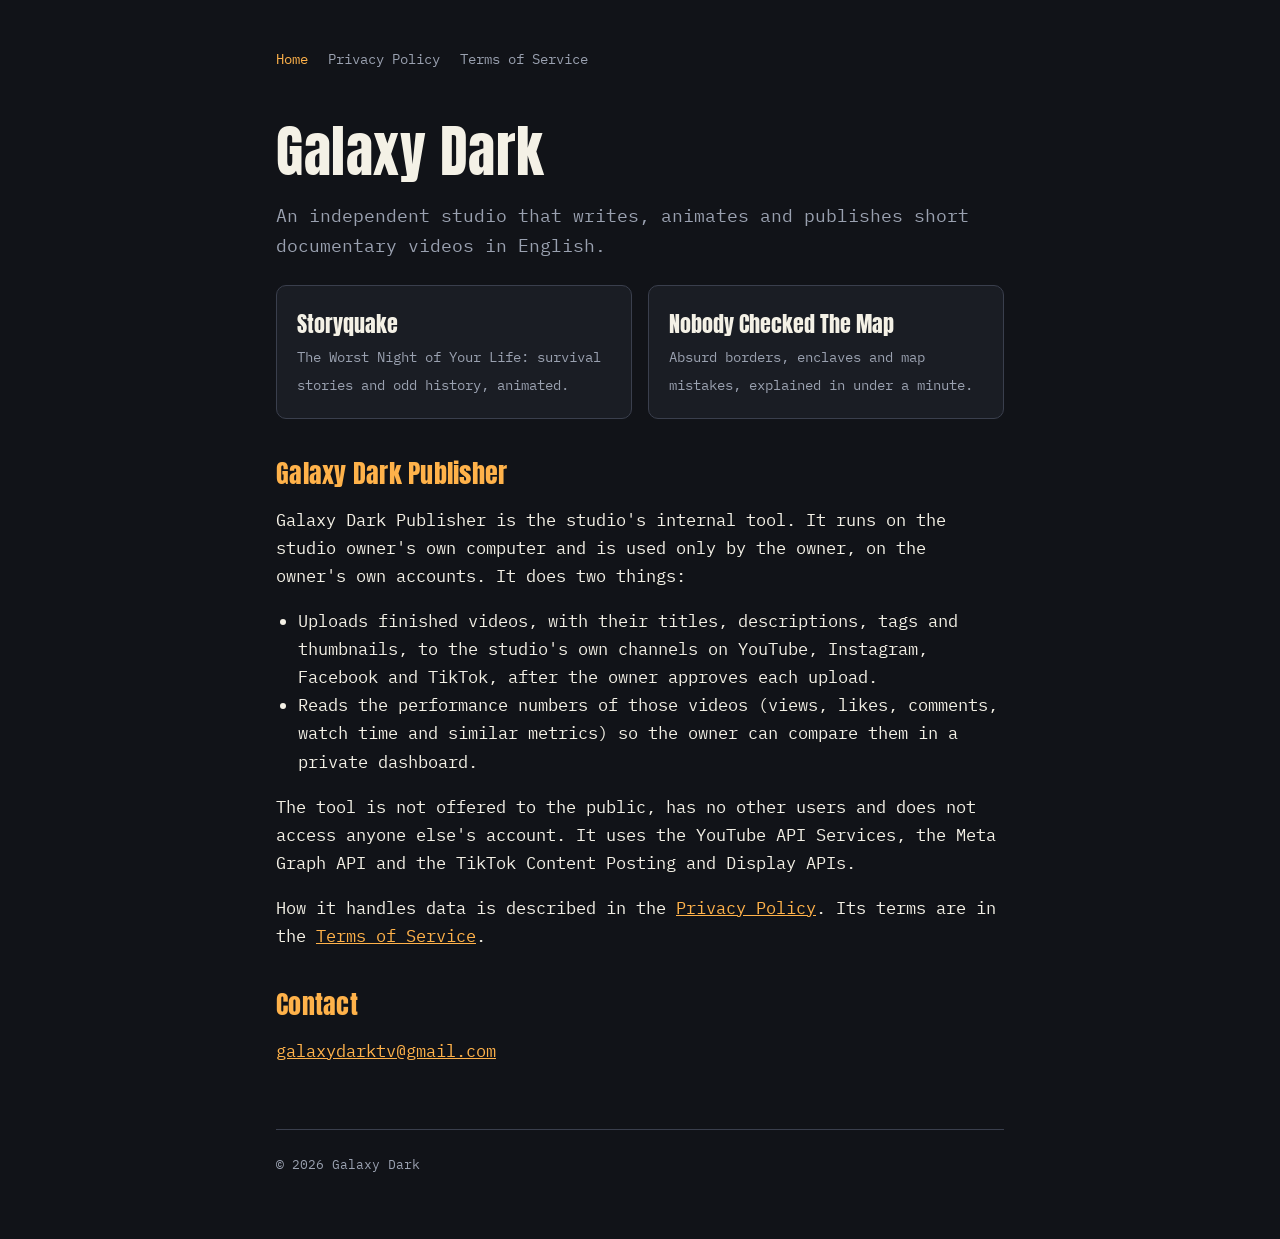
<file: index.html>
<!doctype html>
<html lang="en">
<head>
<meta charset="utf-8">
<meta name="viewport" content="width=device-width, initial-scale=1">
<title>Galaxy Dark</title>
<meta name="description" content="Galaxy Dark is the independent studio behind the Storyquake and Nobody Checked The Map channels.">
<link rel="preconnect" href="https://fonts.googleapis.com">
<link rel="preconnect" href="https://fonts.gstatic.com" crossorigin>
<link href="https://fonts.googleapis.com/css2?family=Anton&family=IBM+Plex+Mono:wght@400;600&display=swap" rel="stylesheet">
<link rel="stylesheet" href="style.css">
</head>
<body>
<div class="pagina">
  <nav>
    <a href="index.html" aria-current="page">Home</a>
    <a href="privacy.html">Privacy Policy</a>
    <a href="terms.html">Terms of Service</a>
  </nav>

  <h1>Galaxy Dark</h1>
  <p class="lead">An independent studio that writes, animates and publishes short documentary videos in English.</p>

  <div class="canais">
    <div class="canal">
      <strong>Storyquake</strong>
      <span>The Worst Night of Your Life: survival stories and odd history, animated.</span>
    </div>
    <div class="canal">
      <strong>Nobody Checked The Map</strong>
      <span>Absurd borders, enclaves and map mistakes, explained in under a minute.</span>
    </div>
  </div>

  <h2>Galaxy Dark Publisher</h2>
  <p>Galaxy Dark Publisher is the studio's internal tool. It runs on the studio owner's own computer and is used only by the owner, on the owner's own accounts. It does two things:</p>
  <ul>
    <li>Uploads finished videos, with their titles, descriptions, tags and thumbnails, to the studio's own channels on YouTube, Instagram, Facebook and TikTok, after the owner approves each upload.</li>
    <li>Reads the performance numbers of those videos (views, likes, comments, watch time and similar metrics) so the owner can compare them in a private dashboard.</li>
  </ul>
  <p>The tool is not offered to the public, has no other users and does not access anyone else's account. It uses the YouTube API Services, the Meta Graph API and the TikTok Content Posting and Display APIs.</p>
  <p>How it handles data is described in the <a href="privacy.html">Privacy Policy</a>. Its terms are in the <a href="terms.html">Terms of Service</a>.</p>

  <h2>Contact</h2>
  <p><a href="mailto:galaxydarktv@gmail.com">galaxydarktv@gmail.com</a></p>

  <footer>© 2026 Galaxy Dark</footer>
</div>
</body>
</html>
</file>
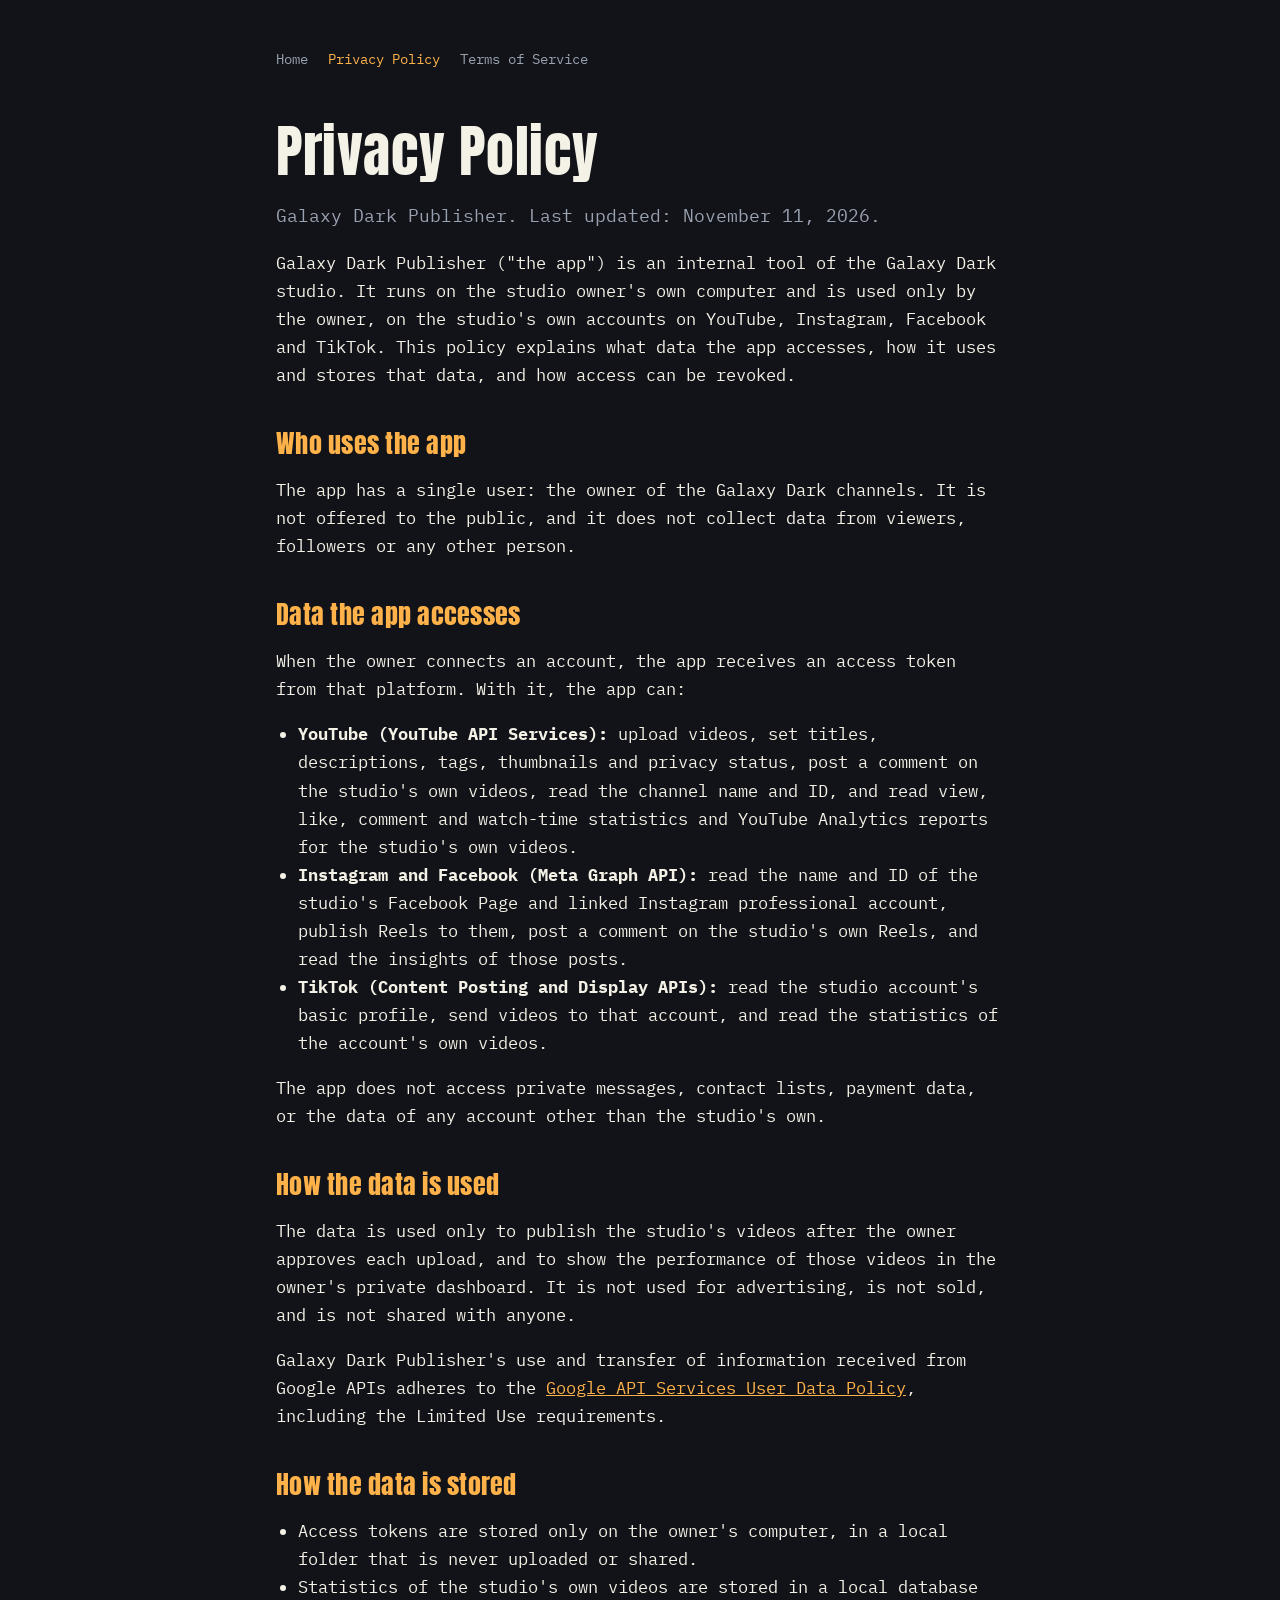
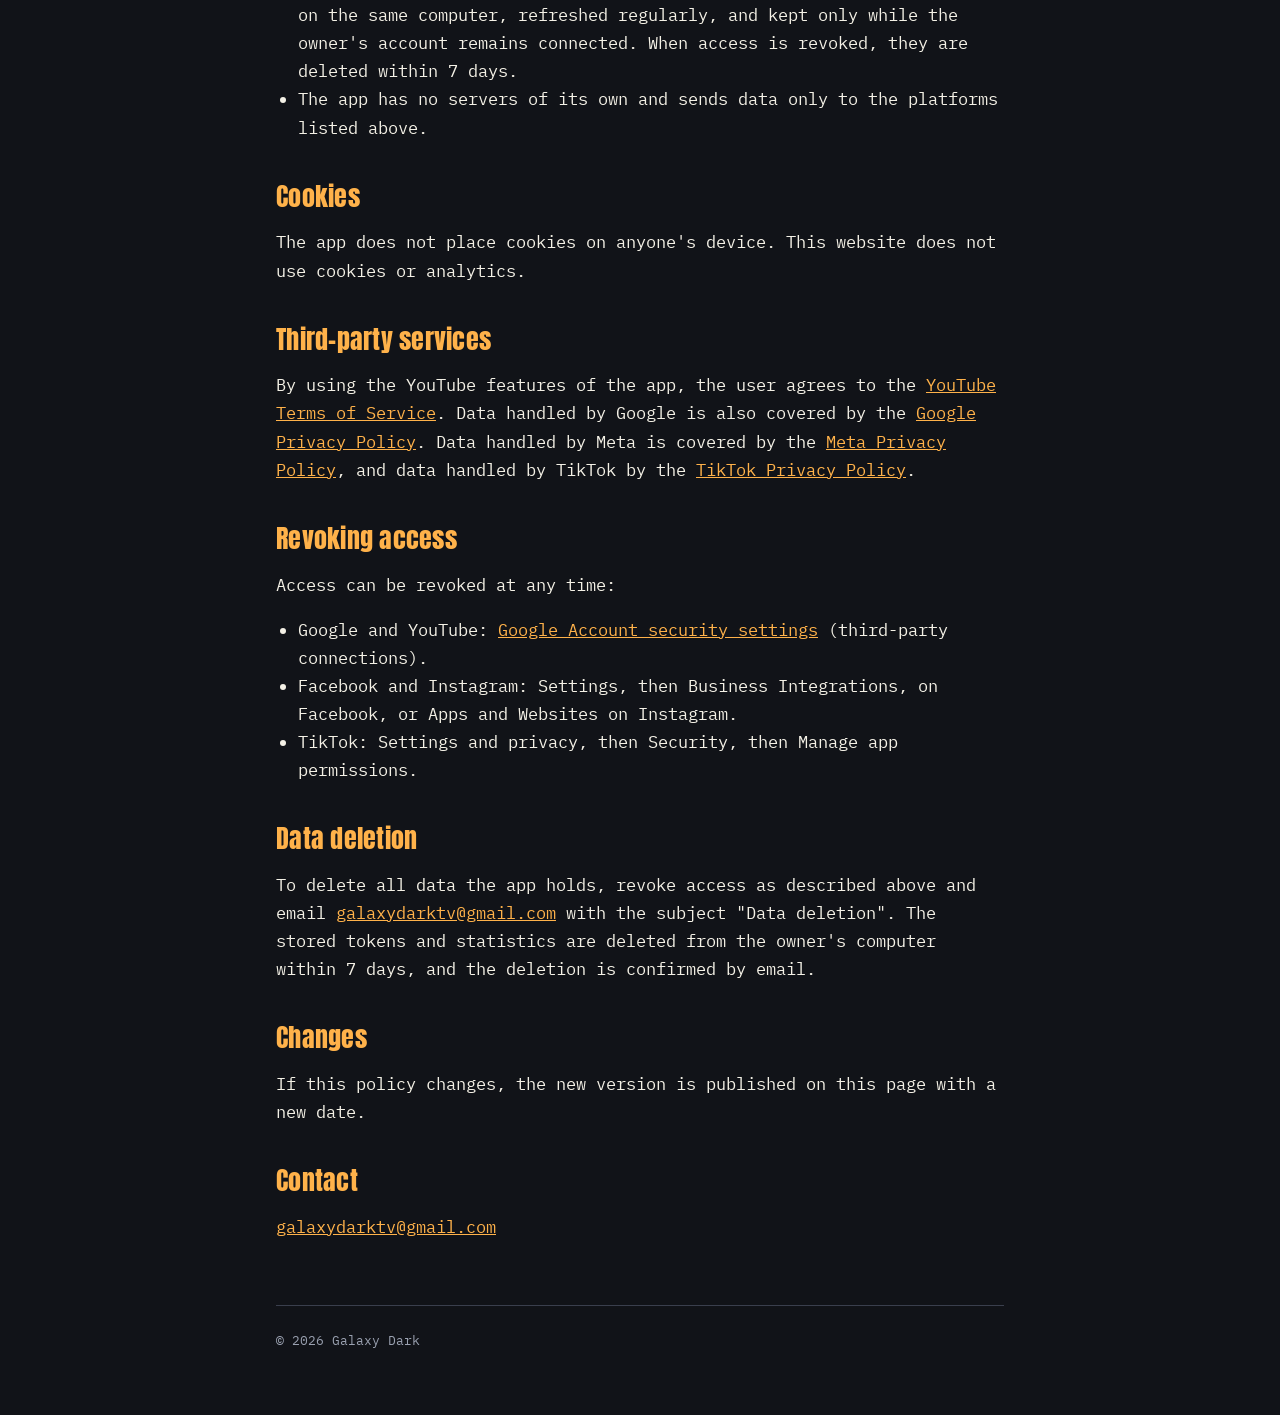
<file: privacy.html>
<!doctype html>
<html lang="en">
<head>
<meta charset="utf-8">
<meta name="viewport" content="width=device-width, initial-scale=1">
<title>Privacy Policy</title>
<meta name="description" content="Privacy Policy for Galaxy Dark Publisher.">
<link rel="preconnect" href="https://fonts.googleapis.com">
<link rel="preconnect" href="https://fonts.gstatic.com" crossorigin>
<link href="https://fonts.googleapis.com/css2?family=Anton&family=IBM+Plex+Mono:wght@400;600&display=swap" rel="stylesheet">
<link rel="stylesheet" href="style.css">
</head>
<body>
<div class="pagina">
  <nav>
    <a href="index.html">Home</a>
    <a href="privacy.html" aria-current="page">Privacy Policy</a>
    <a href="terms.html">Terms of Service</a>
  </nav>

  <h1>Privacy Policy</h1>
  <p class="lead">Galaxy Dark Publisher. Last updated: November 11, 2026.</p>

  <p>Galaxy Dark Publisher ("the app") is an internal tool of the Galaxy Dark studio. It runs on the studio owner's own computer and is used only by the owner, on the studio's own accounts on YouTube, Instagram, Facebook and TikTok. This policy explains what data the app accesses, how it uses and stores that data, and how access can be revoked.</p>

  <h2>Who uses the app</h2>
  <p>The app has a single user: the owner of the Galaxy Dark channels. It is not offered to the public, and it does not collect data from viewers, followers or any other person.</p>

  <h2>Data the app accesses</h2>
  <p>When the owner connects an account, the app receives an access token from that platform. With it, the app can:</p>
  <ul>
    <li><strong>YouTube (YouTube API Services):</strong> upload videos, set titles, descriptions, tags, thumbnails and privacy status, post a comment on the studio's own videos, read the channel name and ID, and read view, like, comment and watch-time statistics and YouTube Analytics reports for the studio's own videos.</li>
    <li><strong>Instagram and Facebook (Meta Graph API):</strong> read the name and ID of the studio's Facebook Page and linked Instagram professional account, publish Reels to them, post a comment on the studio's own Reels, and read the insights of those posts.</li>
    <li><strong>TikTok (Content Posting and Display APIs):</strong> read the studio account's basic profile, send videos to that account, and read the statistics of the account's own videos.</li>
  </ul>
  <p>The app does not access private messages, contact lists, payment data, or the data of any account other than the studio's own.</p>

  <h2>How the data is used</h2>
  <p>The data is used only to publish the studio's videos after the owner approves each upload, and to show the performance of those videos in the owner's private dashboard. It is not used for advertising, is not sold, and is not shared with anyone.</p>
  <p>Galaxy Dark Publisher's use and transfer of information received from Google APIs adheres to the <a href="https://developers.google.com/terms/api-services-user-data-policy">Google API Services User Data Policy</a>, including the Limited Use requirements.</p>

  <h2>How the data is stored</h2>
  <ul>
    <li>Access tokens are stored only on the owner's computer, in a local folder that is never uploaded or shared.</li>
    <li>Statistics of the studio's own videos are stored in a local database on the same computer, refreshed regularly, and kept only while the owner's account remains connected. When access is revoked, they are deleted within 7 days.</li>
    <li>The app has no servers of its own and sends data only to the platforms listed above.</li>
  </ul>

  <h2>Cookies</h2>
  <p>The app does not place cookies on anyone's device. This website does not use cookies or analytics.</p>

  <h2>Third-party services</h2>
  <p>By using the YouTube features of the app, the user agrees to the <a href="https://www.youtube.com/t/terms">YouTube Terms of Service</a>. Data handled by Google is also covered by the <a href="https://policies.google.com/privacy">Google Privacy Policy</a>. Data handled by Meta is covered by the <a href="https://www.facebook.com/privacy/policy/">Meta Privacy Policy</a>, and data handled by TikTok by the <a href="https://www.tiktok.com/legal/privacy-policy">TikTok Privacy Policy</a>.</p>

  <h2 id="revoke">Revoking access</h2>
  <p>Access can be revoked at any time:</p>
  <ul>
    <li>Google and YouTube: <a href="https://myaccount.google.com/permissions">Google Account security settings</a> (third-party connections).</li>
    <li>Facebook and Instagram: Settings, then Business Integrations, on Facebook, or Apps and Websites on Instagram.</li>
    <li>TikTok: Settings and privacy, then Security, then Manage app permissions.</li>
  </ul>

  <h2 id="deletion">Data deletion</h2>
  <p>To delete all data the app holds, revoke access as described above and email <a href="mailto:galaxydarktv@gmail.com">galaxydarktv@gmail.com</a> with the subject "Data deletion". The stored tokens and statistics are deleted from the owner's computer within 7 days, and the deletion is confirmed by email.</p>

  <h2>Changes</h2>
  <p>If this policy changes, the new version is published on this page with a new date.</p>

  <h2>Contact</h2>
  <p><a href="mailto:galaxydarktv@gmail.com">galaxydarktv@gmail.com</a></p>

  <footer>© 2026 Galaxy Dark</footer>
</div>
</body>
</html>
</file>
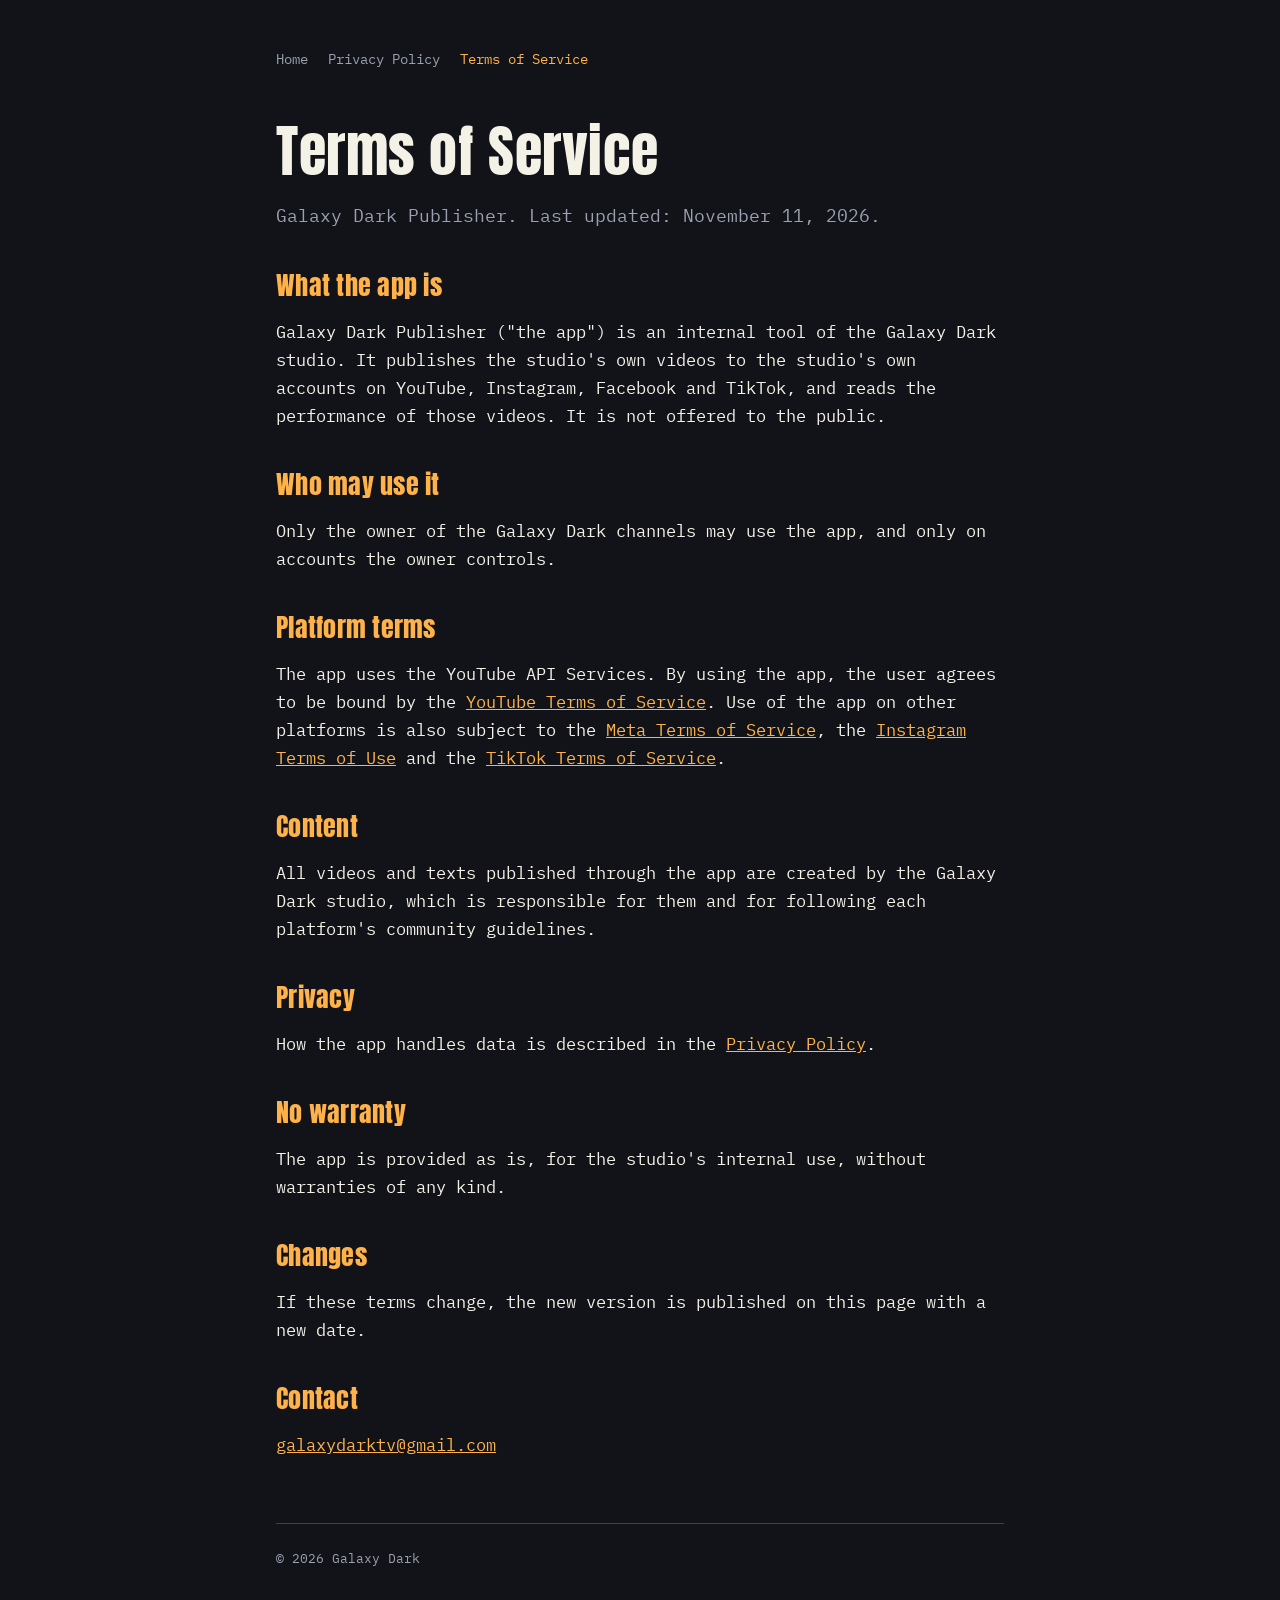
<file: terms.html>
<!doctype html>
<html lang="en">
<head>
<meta charset="utf-8">
<meta name="viewport" content="width=device-width, initial-scale=1">
<title>Terms of Service</title>
<meta name="description" content="Terms of Service for Galaxy Dark Publisher.">
<link rel="preconnect" href="https://fonts.googleapis.com">
<link rel="preconnect" href="https://fonts.gstatic.com" crossorigin>
<link href="https://fonts.googleapis.com/css2?family=Anton&family=IBM+Plex+Mono:wght@400;600&display=swap" rel="stylesheet">
<link rel="stylesheet" href="style.css">
</head>
<body>
<div class="pagina">
  <nav>
    <a href="index.html">Home</a>
    <a href="privacy.html">Privacy Policy</a>
    <a href="terms.html" aria-current="page">Terms of Service</a>
  </nav>

  <h1>Terms of Service</h1>
  <p class="lead">Galaxy Dark Publisher. Last updated: November 11, 2026.</p>

  <h2>What the app is</h2>
  <p>Galaxy Dark Publisher ("the app") is an internal tool of the Galaxy Dark studio. It publishes the studio's own videos to the studio's own accounts on YouTube, Instagram, Facebook and TikTok, and reads the performance of those videos. It is not offered to the public.</p>

  <h2>Who may use it</h2>
  <p>Only the owner of the Galaxy Dark channels may use the app, and only on accounts the owner controls.</p>

  <h2>Platform terms</h2>
  <p>The app uses the YouTube API Services. By using the app, the user agrees to be bound by the <a href="https://www.youtube.com/t/terms">YouTube Terms of Service</a>. Use of the app on other platforms is also subject to the <a href="https://www.facebook.com/terms.php">Meta Terms of Service</a>, the <a href="https://help.instagram.com/581066165581870">Instagram Terms of Use</a> and the <a href="https://www.tiktok.com/legal/terms-of-service">TikTok Terms of Service</a>.</p>

  <h2>Content</h2>
  <p>All videos and texts published through the app are created by the Galaxy Dark studio, which is responsible for them and for following each platform's community guidelines.</p>

  <h2>Privacy</h2>
  <p>How the app handles data is described in the <a href="privacy.html">Privacy Policy</a>.</p>

  <h2>No warranty</h2>
  <p>The app is provided as is, for the studio's internal use, without warranties of any kind.</p>

  <h2>Changes</h2>
  <p>If these terms change, the new version is published on this page with a new date.</p>

  <h2>Contact</h2>
  <p><a href="mailto:galaxydarktv@gmail.com">galaxydarktv@gmail.com</a></p>

  <footer>© 2026 Galaxy Dark</footer>
</div>
</body>
</html>
</file>
<file: style.css>
:root {
  --fundo: #111318;
  --cartao: #1a1d24;
  --linha: #3a3f4d;
  --texto: #f4f1e6;
  --suave: #9aa1b0;
  --ambar: #ffb24a;
}
* { box-sizing: border-box; }
html { -webkit-text-size-adjust: 100%; }
body {
  margin: 0;
  background: var(--fundo);
  color: var(--texto);
  font: 17px/1.65 "IBM Plex Mono", ui-monospace, Menlo, Consolas, monospace;
}
.pagina { max-width: 760px; margin: 0 auto; padding: 48px 16px 64px; }
nav { display: flex; flex-wrap: wrap; gap: 8px 20px; margin-bottom: 48px; font-size: 14px; }
nav a { color: var(--suave); text-decoration: none; }
nav a:hover, nav a[aria-current] { color: var(--ambar); }
h1, h2 { font-family: Anton, Impact, sans-serif; font-weight: 400; letter-spacing: 0.01em; line-height: 1.15; }
h1 { font-size: clamp(36px, 8vw, 56px); margin: 0 0 16px; }
h2 { font-size: 26px; margin: 40px 0 8px; color: var(--ambar); }
p, li { color: var(--texto); }
.lead { color: var(--suave); font-size: 18px; }
a { color: var(--ambar); }
ul { padding-left: 22px; }
.canais { display: grid; gap: 16px; grid-template-columns: repeat(auto-fit, minmax(240px, 1fr)); margin: 24px 0; }
.canal { background: var(--cartao); border: 1px solid var(--linha); border-radius: 10px; padding: 20px; }
.canal strong { display: block; font-family: Anton, Impact, sans-serif; font-weight: 400; font-size: 22px; }
.canal span { color: var(--suave); font-size: 14px; }
footer { margin-top: 64px; padding-top: 24px; border-top: 1px solid var(--linha); color: var(--suave); font-size: 13px; }
</file>
